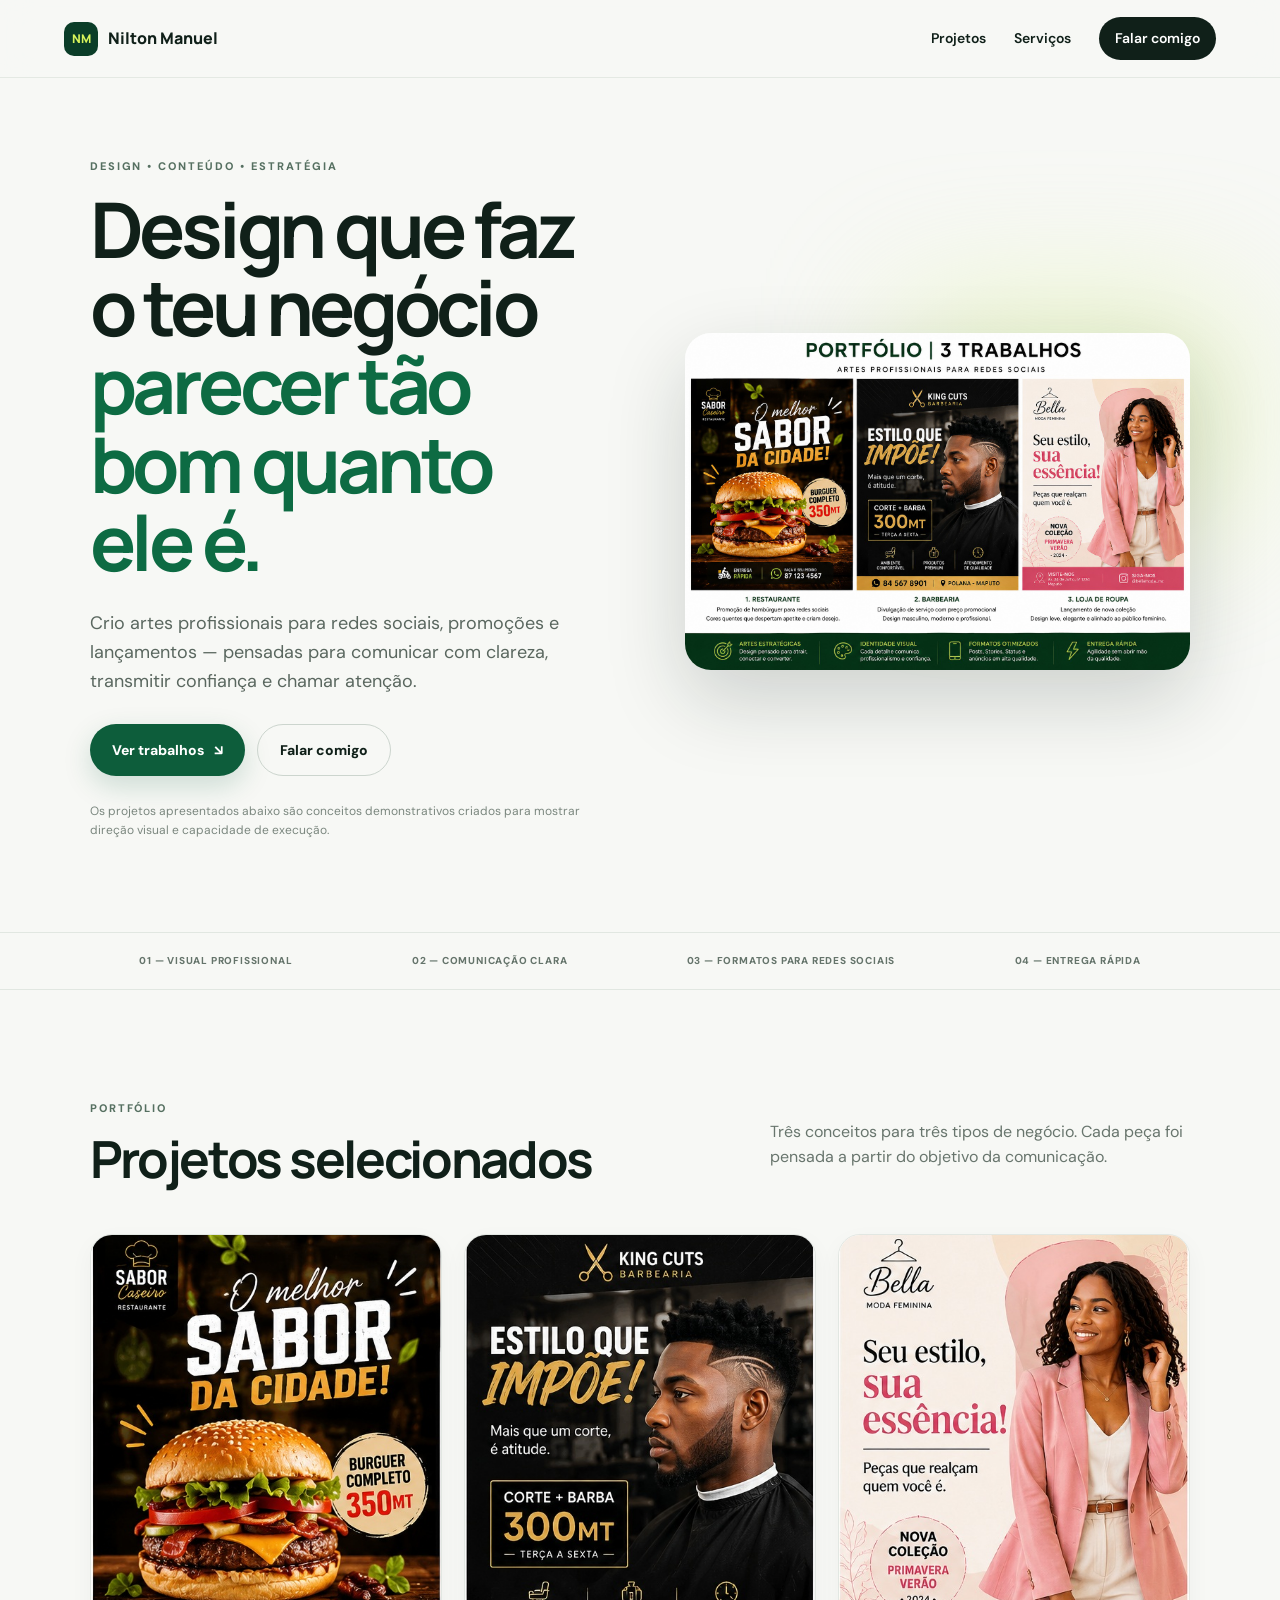
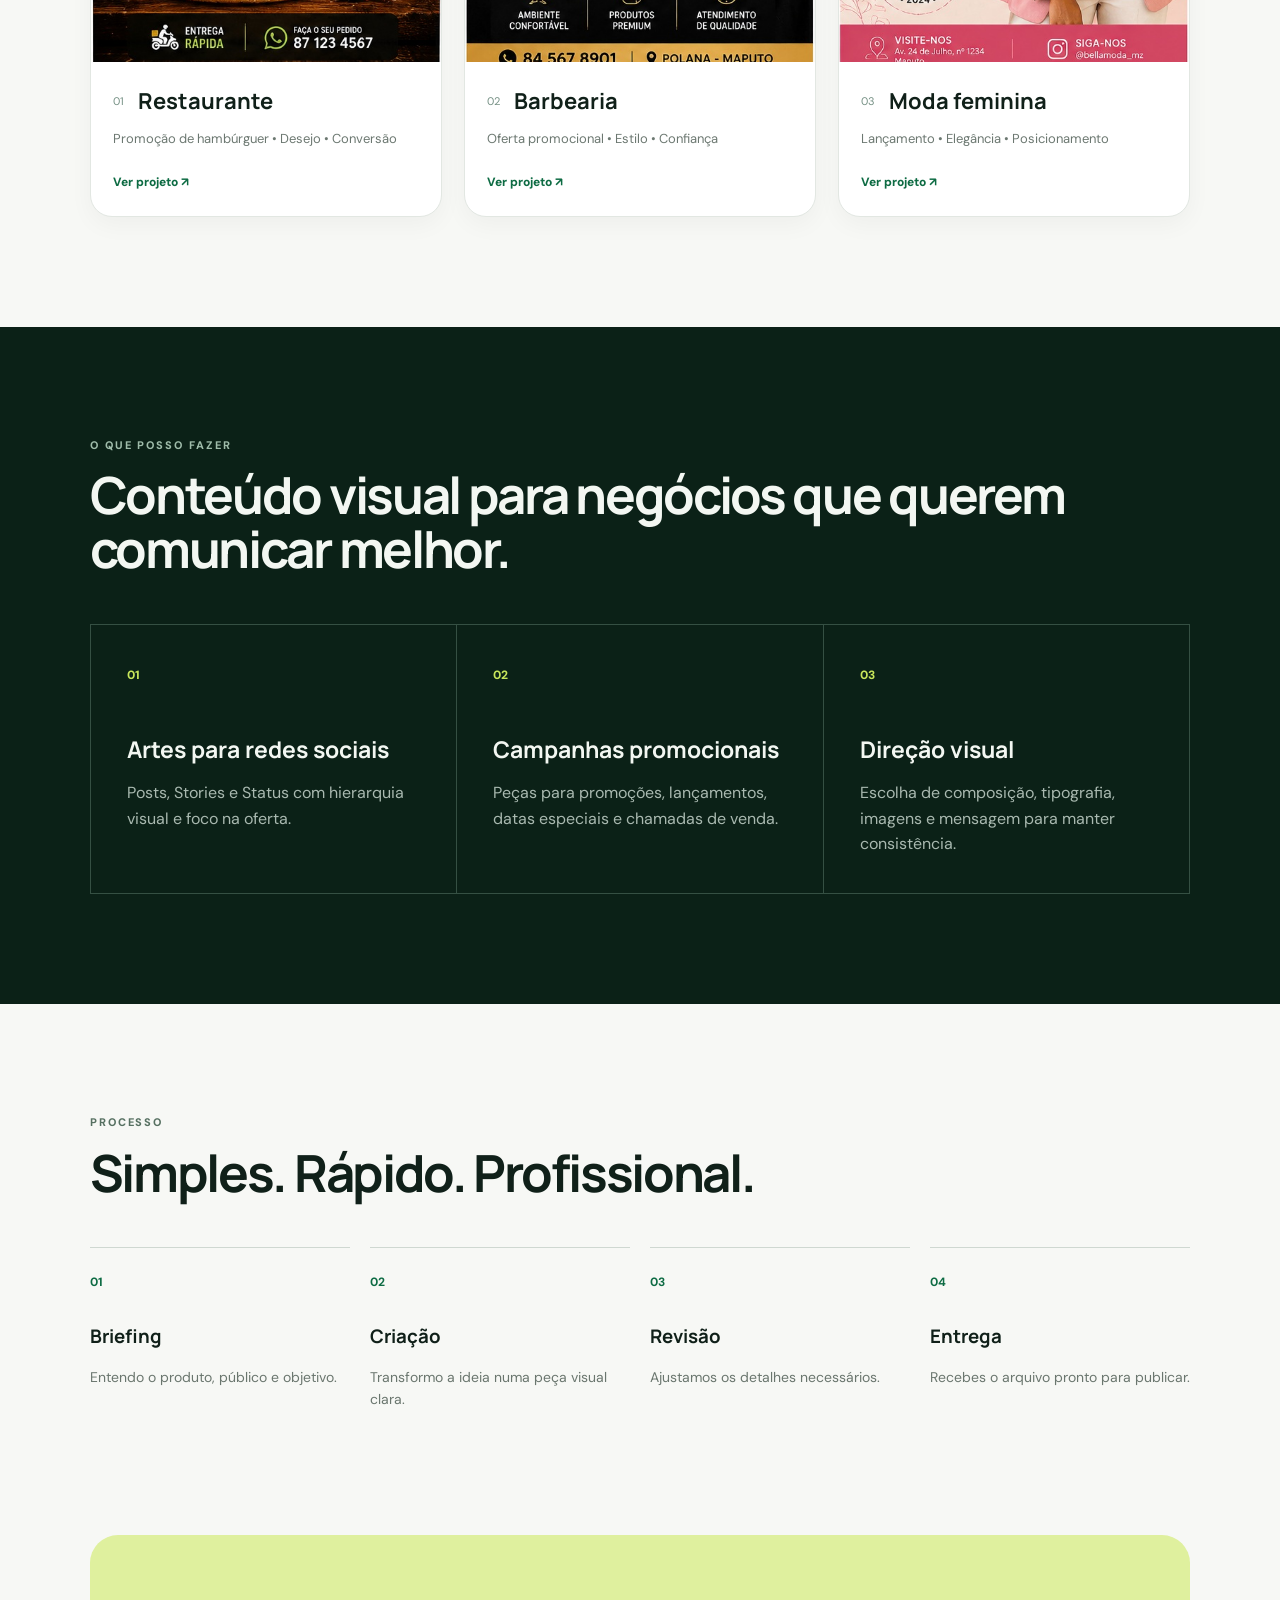
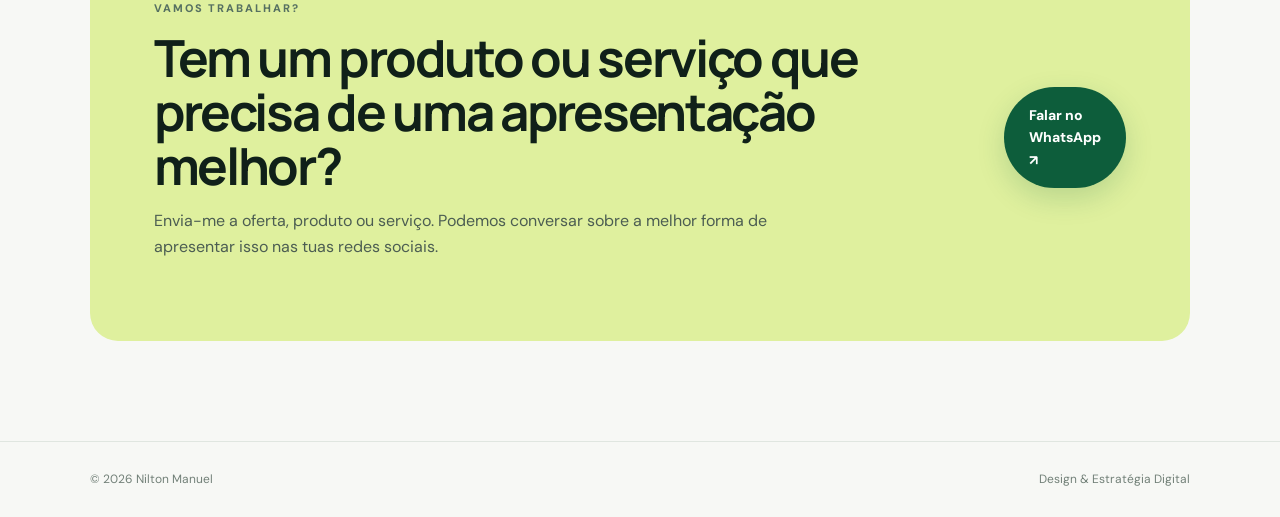
<file: index.html>
<!DOCTYPE html>
<html lang="pt">
<head>
  <meta charset="UTF-8">
  <meta name="viewport" content="width=device-width, initial-scale=1.0">
  <meta name="description" content="Portfólio de Nilton Manuel — design estratégico para redes sociais e pequenos negócios.">
  <meta name="theme-color" content="#071b12">
  <title>Nilton Manuel — Design & Estratégia Digital</title>
  <link rel="preconnect" href="https://fonts.googleapis.com">
  <link rel="preconnect" href="https://fonts.gstatic.com" crossorigin>
  <link href="https://fonts.googleapis.com/css2?family=DM+Sans:wght@400;500;600;700&family=Manrope:wght@500;600;700;800&display=swap" rel="stylesheet">
  <link rel="stylesheet" href="style.css">
</head>
<body>
<header class="site-header">
  <a class="brand" href="index.html"><span>NM</span> Nilton Manuel</a>
  <nav>
    <a href="#projetos">Projetos</a>
    <a href="#servicos">Serviços</a>
    <a class="nav-cta" href="#contacto">Falar comigo</a>
  </nav>
</header>

<main>
  <section class="hero">
    <div class="hero-copy reveal">
      <p class="eyebrow">DESIGN • CONTEÚDO • ESTRATÉGIA</p>
      <h1>Design que faz o teu negócio <em>parecer tão bom quanto ele é.</em></h1>
      <p class="hero-text">Crio artes profissionais para redes sociais, promoções e lançamentos — pensadas para comunicar com clareza, transmitir confiança e chamar atenção.</p>
      <div class="hero-actions">
        <a class="btn btn-primary" href="#projetos">Ver trabalhos <span>↘</span></a>
        <a class="btn btn-ghost" href="#contacto">Falar comigo</a>
      </div>
      <p class="concept-note">Os projetos apresentados abaixo são conceitos demonstrativos criados para mostrar direção visual e capacidade de execução.</p>
    </div>
    <div class="hero-visual reveal">
      <div class="glow"></div>
      <img src="assets/portfolio-overview.jpg" alt="Três conceitos de design: restaurante, barbearia e loja de roupa">
    </div>
  </section>

  <section class="trust-strip">
    <span>01 — Visual profissional</span>
    <span>02 — Comunicação clara</span>
    <span>03 — Formatos para redes sociais</span>
    <span>04 — Entrega rápida</span>
  </section>

  <section id="projetos" class="section">
    <div class="section-heading">
      <div>
        <p class="eyebrow">PORTFÓLIO</p>
        <h2>Projetos selecionados</h2>
      </div>
      <p>Três conceitos para três tipos de negócio. Cada peça foi pensada a partir do objetivo da comunicação.</p>
    </div>

    <div class="project-grid">
      <a class="project-card reveal" href="restaurante.html">
        <div class="project-image"><img src="assets/restaurant.jpg" alt="Conceito de cartaz para restaurante"></div>
        <div class="project-info">
          <div><span class="project-number">01</span><h3>Restaurante</h3></div>
          <p>Promoção de hambúrguer • Desejo • Conversão</p>
          <span class="view">Ver projeto ↗</span>
        </div>
      </a>

      <a class="project-card reveal" href="barbearia.html">
        <div class="project-image"><img src="assets/barbearia.jpg" alt="Conceito de cartaz para barbearia"></div>
        <div class="project-info">
          <div><span class="project-number">02</span><h3>Barbearia</h3></div>
          <p>Oferta promocional • Estilo • Confiança</p>
          <span class="view">Ver projeto ↗</span>
        </div>
      </a>

      <a class="project-card reveal" href="moda.html">
        <div class="project-image"><img src="assets/moda.jpg" alt="Conceito de cartaz para loja de roupa"></div>
        <div class="project-info">
          <div><span class="project-number">03</span><h3>Moda feminina</h3></div>
          <p>Lançamento • Elegância • Posicionamento</p>
          <span class="view">Ver projeto ↗</span>
        </div>
      </a>
    </div>
  </section>

  <section id="servicos" class="section services">
    <div class="section-heading">
      <div>
        <p class="eyebrow">O QUE POSSO FAZER</p>
        <h2>Conteúdo visual para negócios que querem comunicar melhor.</h2>
      </div>
    </div>
    <div class="service-grid">
      <article><span>01</span><h3>Artes para redes sociais</h3><p>Posts, Stories e Status com hierarquia visual e foco na oferta.</p></article>
      <article><span>02</span><h3>Campanhas promocionais</h3><p>Peças para promoções, lançamentos, datas especiais e chamadas de venda.</p></article>
      <article><span>03</span><h3>Direção visual</h3><p>Escolha de composição, tipografia, imagens e mensagem para manter consistência.</p></article>
    </div>
  </section>

  <section class="process section">
    <div class="section-heading">
      <div><p class="eyebrow">PROCESSO</p><h2>Simples. Rápido. Profissional.</h2></div>
    </div>
    <div class="steps">
      <div><strong>01</strong><h3>Briefing</h3><p>Entendo o produto, público e objetivo.</p></div>
      <div><strong>02</strong><h3>Criação</h3><p>Transformo a ideia numa peça visual clara.</p></div>
      <div><strong>03</strong><h3>Revisão</h3><p>Ajustamos os detalhes necessários.</p></div>
      <div><strong>04</strong><h3>Entrega</h3><p>Recebes o arquivo pronto para publicar.</p></div>
    </div>
  </section>

  <section id="contacto" class="contact section">
    <div>
      <p class="eyebrow">VAMOS TRABALHAR?</p>
      <h2>Tem um produto ou serviço que precisa de uma apresentação melhor?</h2>
      <p>Envia-me a oferta, produto ou serviço. Podemos conversar sobre a melhor forma de apresentar isso nas tuas redes sociais.</p>
    </div>
    <a class="btn btn-primary big" href="https://wa.me/258860797397" target="_blank" rel="noopener">Falar no WhatsApp ↗</a>
  </section>
</main>

<footer>
  <span>© <span id="year"></span> Nilton Manuel</span>
  <span>Design & Estratégia Digital</span>
</footer>
<script src="script.js"></script>
</body>
</html>
</file>
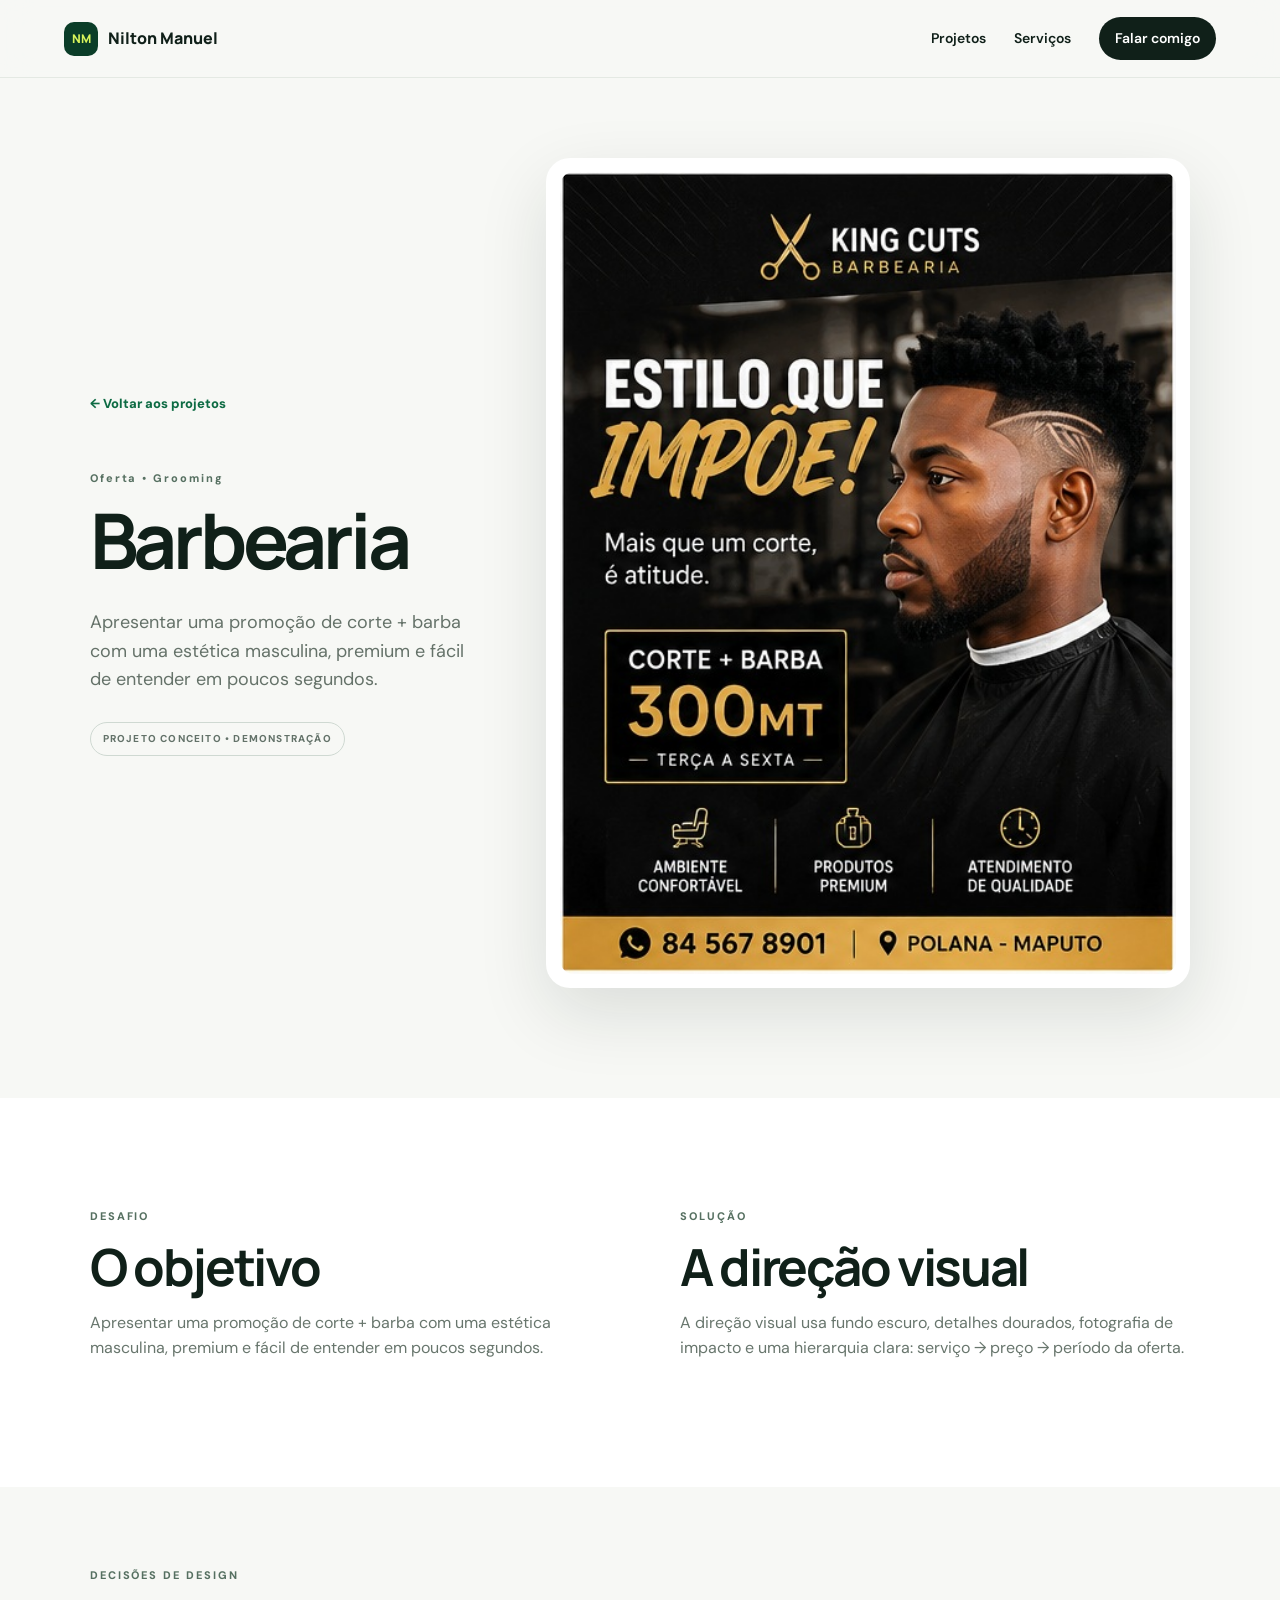
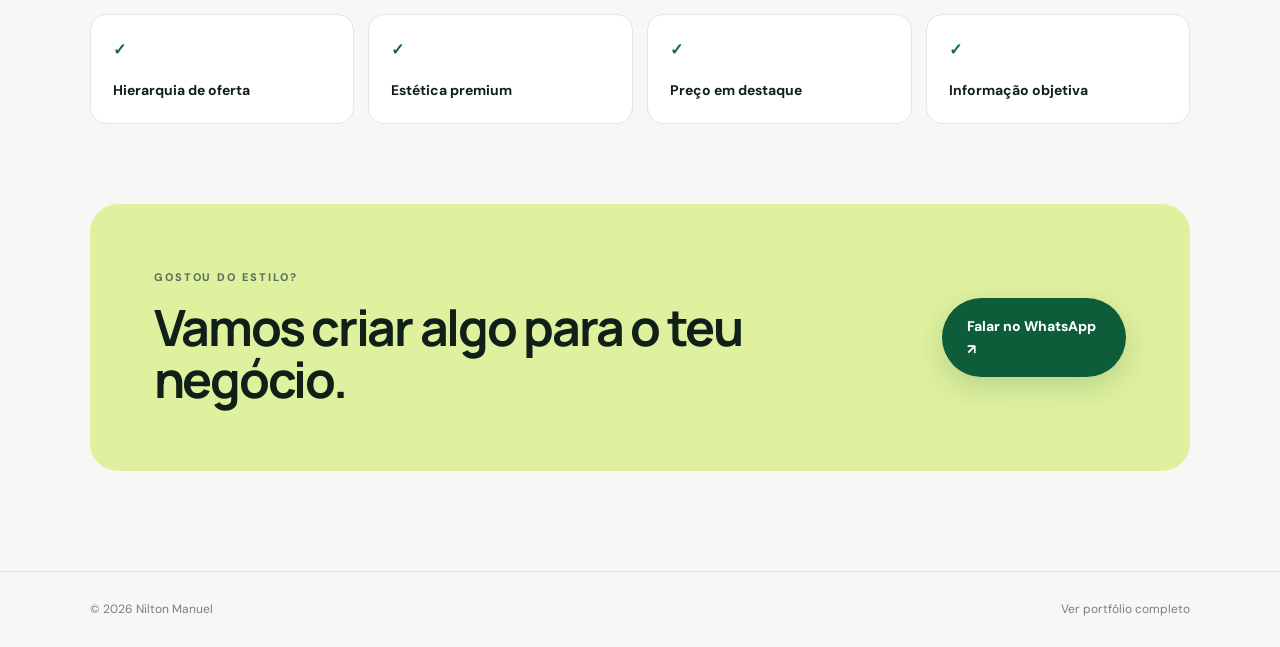
<file: barbearia.html>
<!DOCTYPE html>
<html lang="pt">
<head>
  <meta charset="UTF-8">
  <meta name="viewport" content="width=device-width, initial-scale=1.0">
  <meta name="description" content="Barbearia — projeto conceito de Nilton Manuel.">
  <title>Barbearia — Nilton Manuel</title>
  <link rel="preconnect" href="https://fonts.googleapis.com">
  <link rel="preconnect" href="https://fonts.gstatic.com" crossorigin>
  <link href="https://fonts.googleapis.com/css2?family=DM+Sans:wght@400;500;600;700&family=Manrope:wght@500;600;700;800&display=swap" rel="stylesheet">
  <link rel="stylesheet" href="style.css">
</head>
<body>
<header class="site-header">
  <a class="brand" href="index.html"><span>NM</span> Nilton Manuel</a>
  <nav><a href="index.html#projetos">Projetos</a><a href="index.html#servicos">Serviços</a><a class="nav-cta" href="index.html#contacto">Falar comigo</a></nav>
</header>
<main>
  <section class="project-hero section">
    <div class="project-meta">
      <a class="back" href="index.html#projetos">← Voltar aos projetos</a>
      <p class="eyebrow">Oferta • Grooming</p>
      <h1>Barbearia</h1>
      <p class="large">Apresentar uma promoção de corte + barba com uma estética masculina, premium e fácil de entender em poucos segundos.</p>
      <span class="concept-badge">PROJETO CONCEITO • DEMONSTRAÇÃO</span>
    </div>
    <div class="project-main-image"><img src="assets/barbearia.jpg" alt="Projeto conceito de design para Barbearia"></div>
  </section>
  <section class="case-study section">
    <div><p class="eyebrow">DESAFIO</p><h2>O objetivo</h2><p>Apresentar uma promoção de corte + barba com uma estética masculina, premium e fácil de entender em poucos segundos.</p></div>
    <div><p class="eyebrow">SOLUÇÃO</p><h2>A direção visual</h2><p>A direção visual usa fundo escuro, detalhes dourados, fotografia de impacto e uma hierarquia clara: serviço → preço → período da oferta.</p></div>
  </section>
  <section class="details section">
    <p class="eyebrow">DECISÕES DE DESIGN</p>
    <div class="detail-grid">
      <div><span>✓</span><p>Hierarquia de oferta</p></div><div><span>✓</span><p>Estética premium</p></div><div><span>✓</span><p>Preço em destaque</p></div><div><span>✓</span><p>Informação objetiva</p></div>
    </div>
  </section>
  <section class="contact section compact">
    <div><p class="eyebrow">GOSTOU DO ESTILO?</p><h2>Vamos criar algo para o teu negócio.</h2></div>
    <a class="btn btn-primary big" href="https://wa.me/258860797397" target="_blank" rel="noopener">Falar no WhatsApp ↗</a>
  </section>
</main>
<footer><span>© <span id="year"></span> Nilton Manuel</span><a href="index.html">Ver portfólio completo</a></footer>
<script src="script.js"></script>
</body>
</html>
</file>
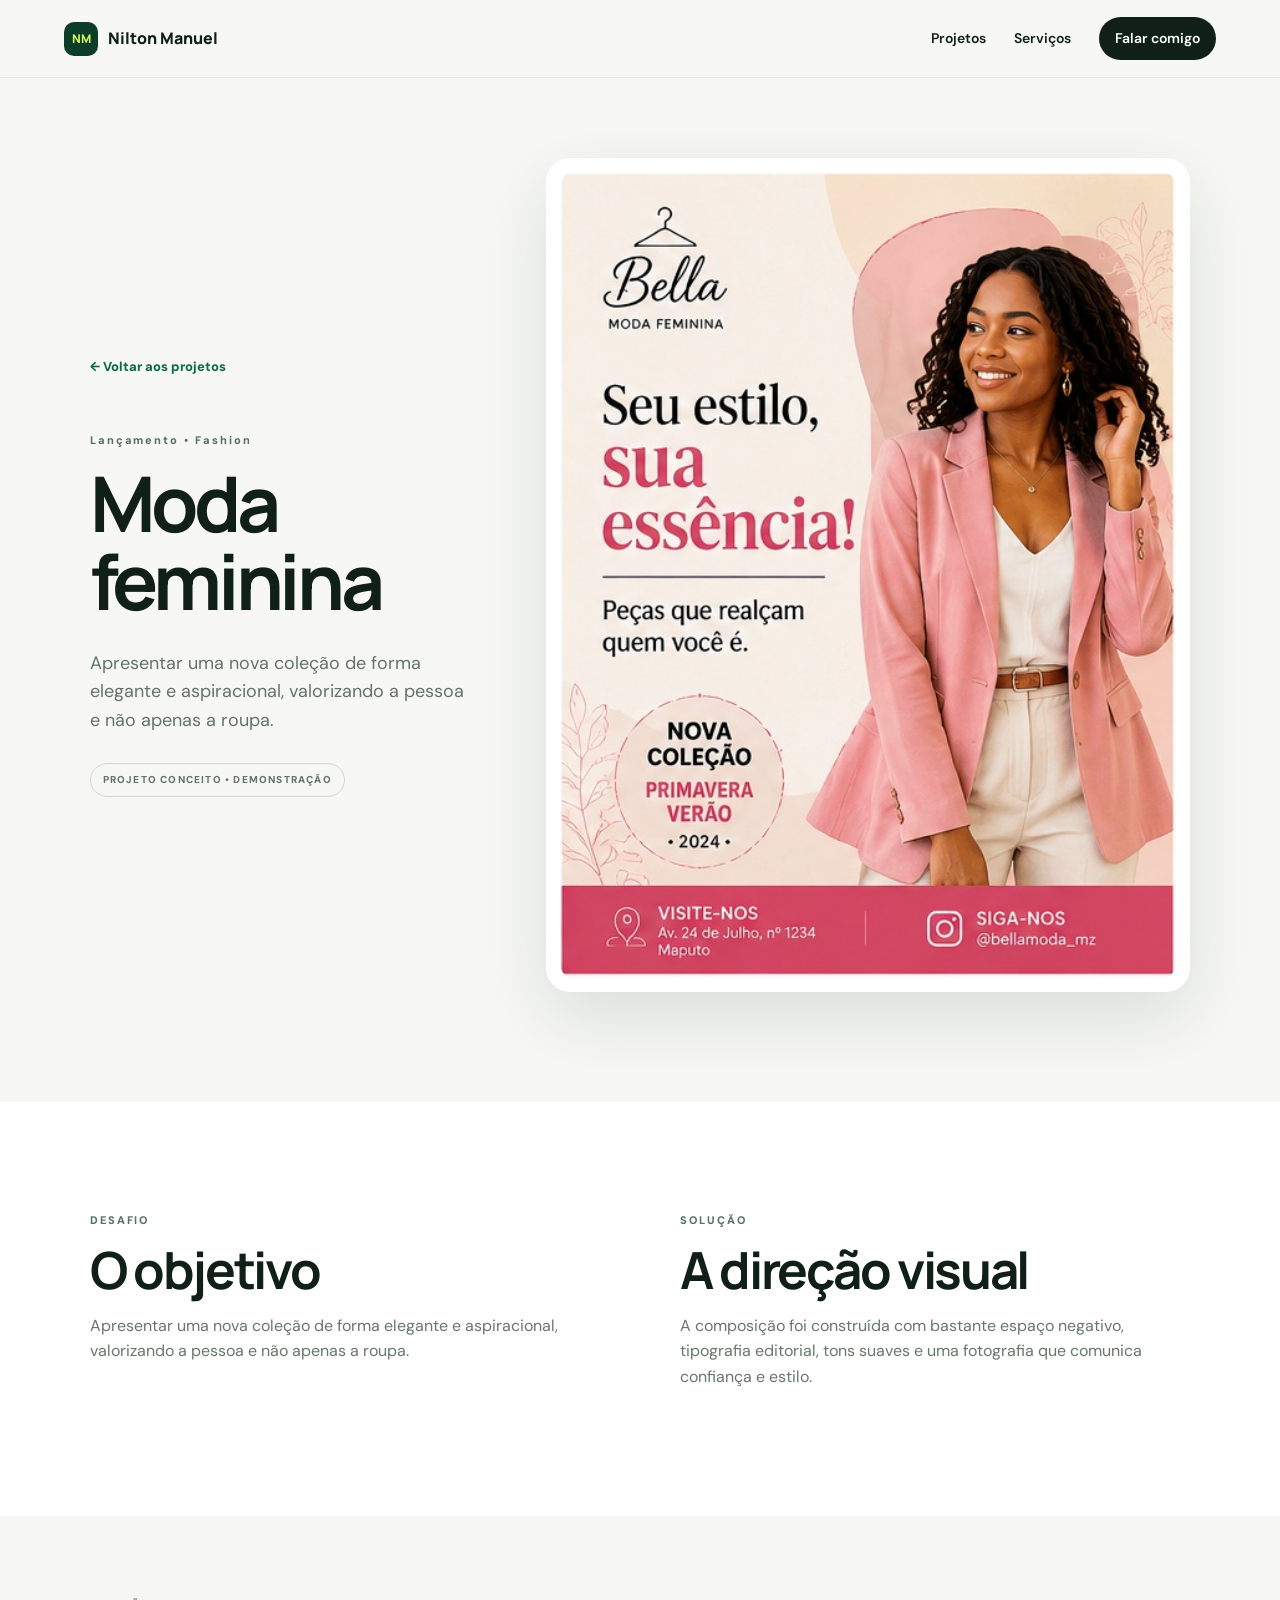
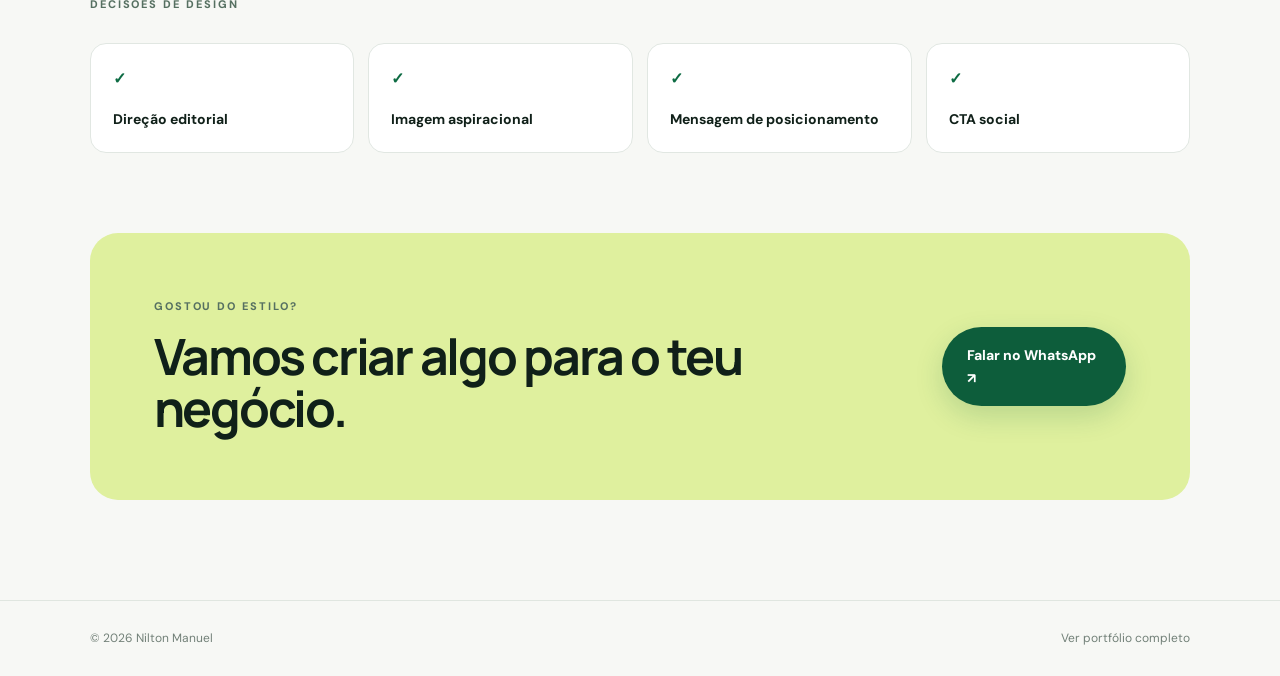
<file: moda.html>
<!DOCTYPE html>
<html lang="pt">
<head>
  <meta charset="UTF-8">
  <meta name="viewport" content="width=device-width, initial-scale=1.0">
  <meta name="description" content="Moda feminina — projeto conceito de Nilton Manuel.">
  <title>Moda feminina — Nilton Manuel</title>
  <link rel="preconnect" href="https://fonts.googleapis.com">
  <link rel="preconnect" href="https://fonts.gstatic.com" crossorigin>
  <link href="https://fonts.googleapis.com/css2?family=DM+Sans:wght@400;500;600;700&family=Manrope:wght@500;600;700;800&display=swap" rel="stylesheet">
  <link rel="stylesheet" href="style.css">
</head>
<body>
<header class="site-header">
  <a class="brand" href="index.html"><span>NM</span> Nilton Manuel</a>
  <nav><a href="index.html#projetos">Projetos</a><a href="index.html#servicos">Serviços</a><a class="nav-cta" href="index.html#contacto">Falar comigo</a></nav>
</header>
<main>
  <section class="project-hero section">
    <div class="project-meta">
      <a class="back" href="index.html#projetos">← Voltar aos projetos</a>
      <p class="eyebrow">Lançamento • Fashion</p>
      <h1>Moda feminina</h1>
      <p class="large">Apresentar uma nova coleção de forma elegante e aspiracional, valorizando a pessoa e não apenas a roupa.</p>
      <span class="concept-badge">PROJETO CONCEITO • DEMONSTRAÇÃO</span>
    </div>
    <div class="project-main-image"><img src="assets/moda.jpg" alt="Projeto conceito de design para Moda feminina"></div>
  </section>
  <section class="case-study section">
    <div><p class="eyebrow">DESAFIO</p><h2>O objetivo</h2><p>Apresentar uma nova coleção de forma elegante e aspiracional, valorizando a pessoa e não apenas a roupa.</p></div>
    <div><p class="eyebrow">SOLUÇÃO</p><h2>A direção visual</h2><p>A composição foi construída com bastante espaço negativo, tipografia editorial, tons suaves e uma fotografia que comunica confiança e estilo.</p></div>
  </section>
  <section class="details section">
    <p class="eyebrow">DECISÕES DE DESIGN</p>
    <div class="detail-grid">
      <div><span>✓</span><p>Direção editorial</p></div><div><span>✓</span><p>Imagem aspiracional</p></div><div><span>✓</span><p>Mensagem de posicionamento</p></div><div><span>✓</span><p>CTA social</p></div>
    </div>
  </section>
  <section class="contact section compact">
    <div><p class="eyebrow">GOSTOU DO ESTILO?</p><h2>Vamos criar algo para o teu negócio.</h2></div>
    <a class="btn btn-primary big" href="https://wa.me/258860797397" target="_blank" rel="noopener">Falar no WhatsApp ↗</a>
  </section>
</main>
<footer><span>© <span id="year"></span> Nilton Manuel</span><a href="index.html">Ver portfólio completo</a></footer>
<script src="script.js"></script>
</body>
</html>
</file>
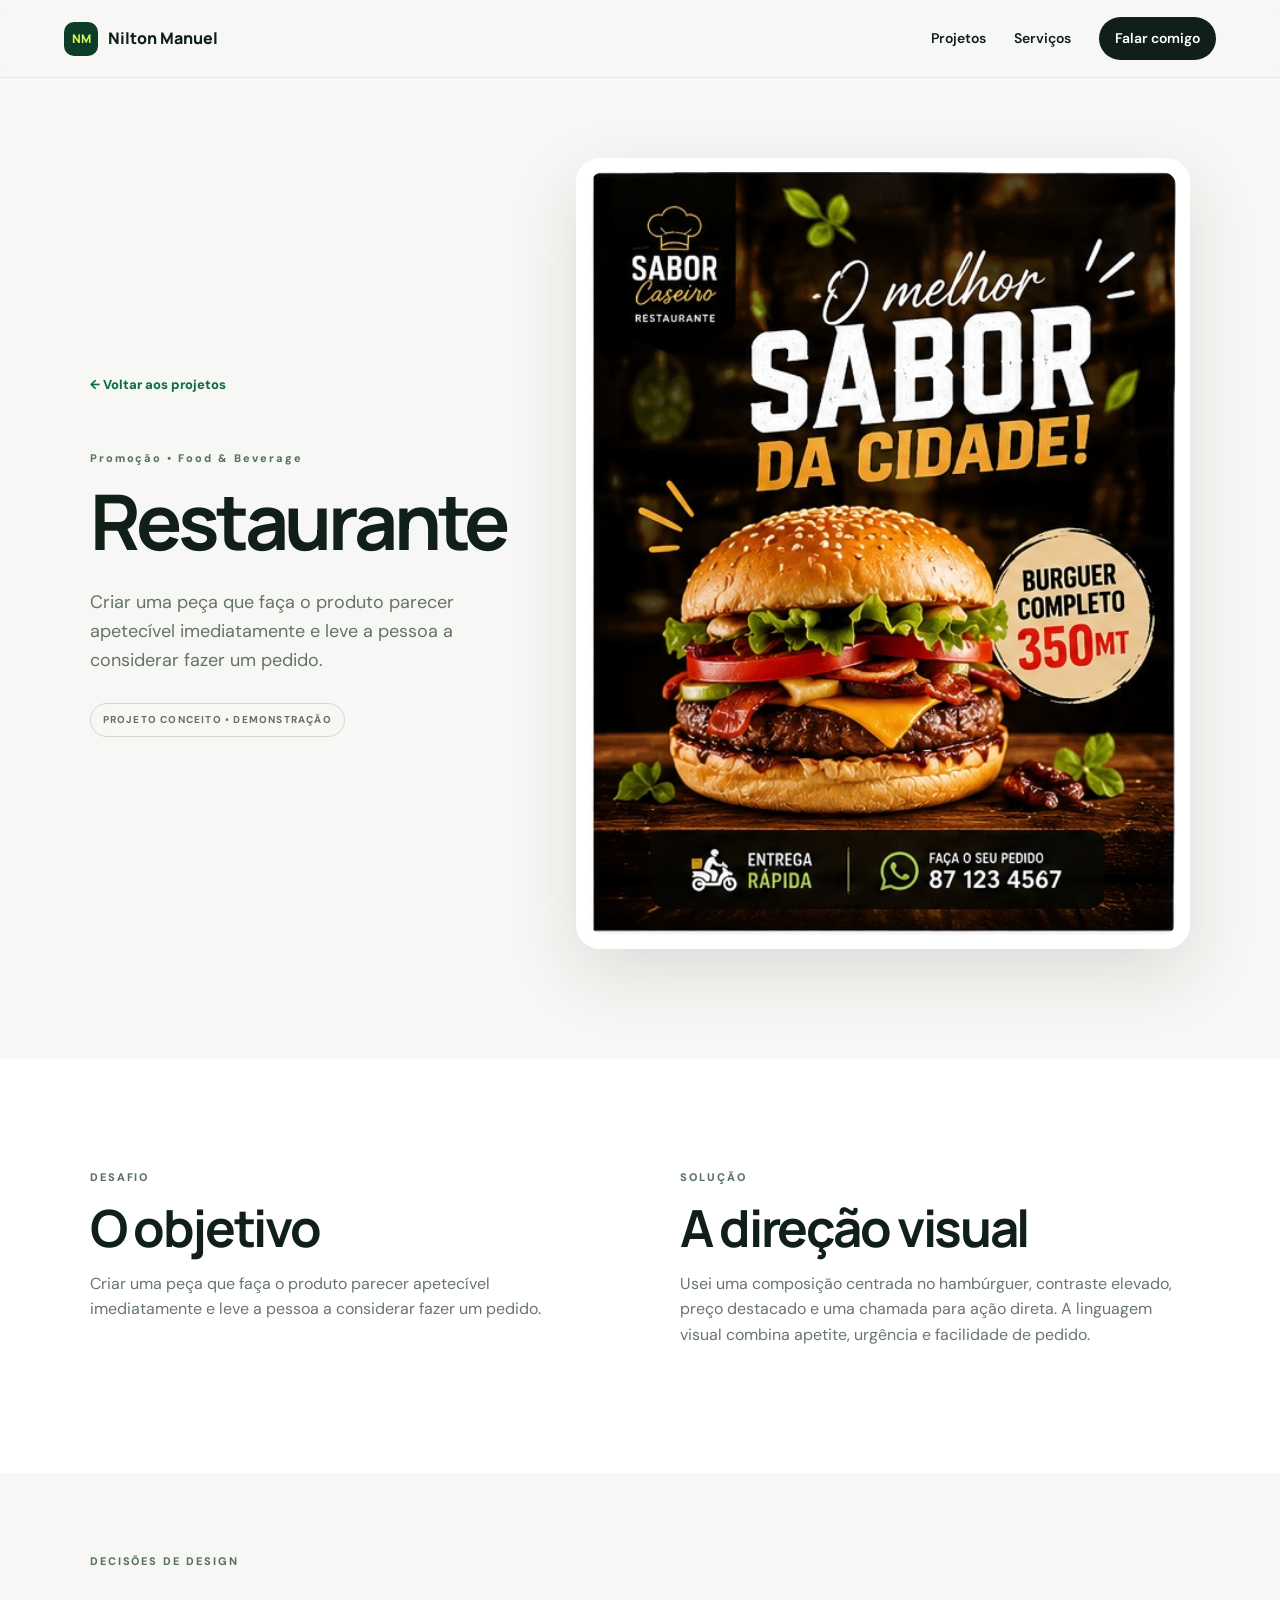
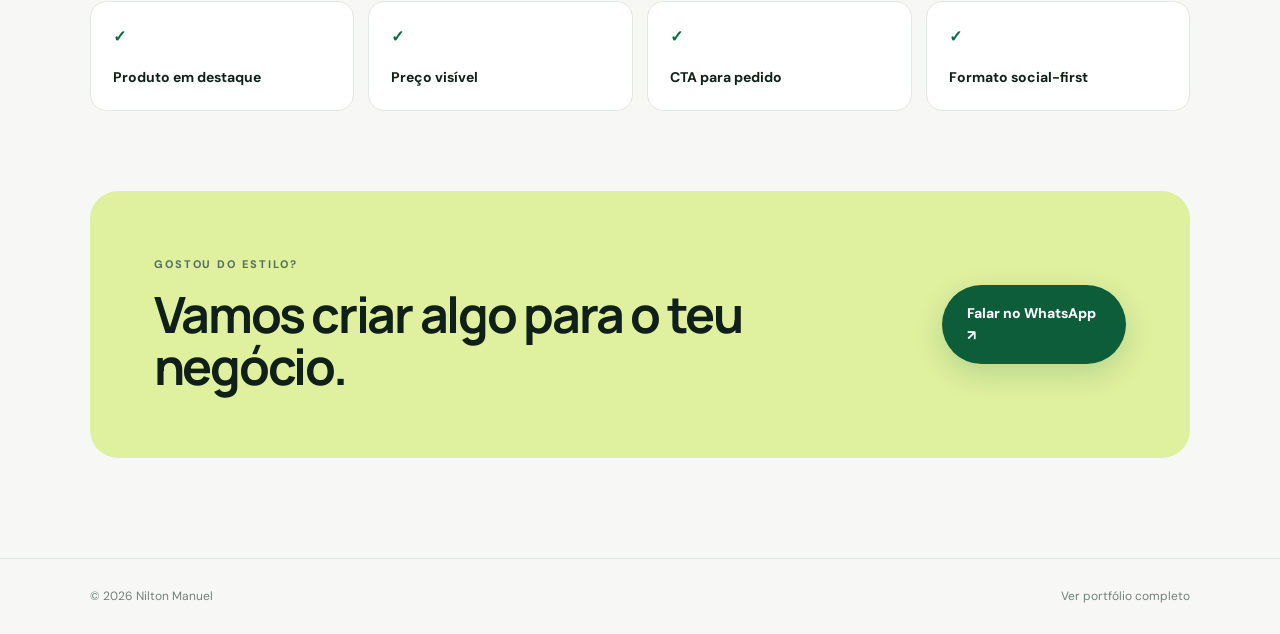
<file: restaurante.html>
<!DOCTYPE html>
<html lang="pt">
<head>
  <meta charset="UTF-8">
  <meta name="viewport" content="width=device-width, initial-scale=1.0">
  <meta name="description" content="Restaurante — projeto conceito de Nilton Manuel.">
  <title>Restaurante — Nilton Manuel</title>
  <link rel="preconnect" href="https://fonts.googleapis.com">
  <link rel="preconnect" href="https://fonts.gstatic.com" crossorigin>
  <link href="https://fonts.googleapis.com/css2?family=DM+Sans:wght@400;500;600;700&family=Manrope:wght@500;600;700;800&display=swap" rel="stylesheet">
  <link rel="stylesheet" href="style.css">
</head>
<body>
<header class="site-header">
  <a class="brand" href="index.html"><span>NM</span> Nilton Manuel</a>
  <nav><a href="index.html#projetos">Projetos</a><a href="index.html#servicos">Serviços</a><a class="nav-cta" href="index.html#contacto">Falar comigo</a></nav>
</header>
<main>
  <section class="project-hero section">
    <div class="project-meta">
      <a class="back" href="index.html#projetos">← Voltar aos projetos</a>
      <p class="eyebrow">Promoção • Food & Beverage</p>
      <h1>Restaurante</h1>
      <p class="large">Criar uma peça que faça o produto parecer apetecível imediatamente e leve a pessoa a considerar fazer um pedido.</p>
      <span class="concept-badge">PROJETO CONCEITO • DEMONSTRAÇÃO</span>
    </div>
    <div class="project-main-image"><img src="assets/restaurant.jpg" alt="Projeto conceito de design para Restaurante"></div>
  </section>
  <section class="case-study section">
    <div><p class="eyebrow">DESAFIO</p><h2>O objetivo</h2><p>Criar uma peça que faça o produto parecer apetecível imediatamente e leve a pessoa a considerar fazer um pedido.</p></div>
    <div><p class="eyebrow">SOLUÇÃO</p><h2>A direção visual</h2><p>Usei uma composição centrada no hambúrguer, contraste elevado, preço destacado e uma chamada para ação direta. A linguagem visual combina apetite, urgência e facilidade de pedido.</p></div>
  </section>
  <section class="details section">
    <p class="eyebrow">DECISÕES DE DESIGN</p>
    <div class="detail-grid">
      <div><span>✓</span><p>Produto em destaque</p></div><div><span>✓</span><p>Preço visível</p></div><div><span>✓</span><p>CTA para pedido</p></div><div><span>✓</span><p>Formato social-first</p></div>
    </div>
  </section>
  <section class="contact section compact">
    <div><p class="eyebrow">GOSTOU DO ESTILO?</p><h2>Vamos criar algo para o teu negócio.</h2></div>
    <a class="btn btn-primary big" href="https://wa.me/258860797397" target="_blank" rel="noopener">Falar no WhatsApp ↗</a>
  </section>
</main>
<footer><span>© <span id="year"></span> Nilton Manuel</span><a href="index.html">Ver portfólio completo</a></footer>
<script src="script.js"></script>
</body>
</html>
</file>
<file: style.css>
*{box-sizing:border-box}html{scroll-behavior:smooth}body{margin:0;background:#f7f8f5;color:#102019;font-family:"DM Sans",sans-serif;line-height:1.6}a{color:inherit;text-decoration:none}.site-header{height:78px;display:flex;align-items:center;justify-content:space-between;padding:0 clamp(20px,5vw,72px);border-bottom:1px solid #e4e9e3;background:rgba(247,248,245,.9);backdrop-filter:blur(16px);position:sticky;top:0;z-index:20}.brand{font-family:Manrope,sans-serif;font-weight:800;display:flex;align-items:center;gap:10px}.brand span{display:grid;place-items:center;width:34px;height:34px;background:#0b3d28;color:#d8f45b;border-radius:10px;font-size:12px}.site-header nav{display:flex;align-items:center;gap:28px;font-size:14px;font-weight:600}.nav-cta{padding:10px 16px;border-radius:999px;background:#102019;color:#fff}.hero{min-height:calc(100vh - 78px);display:grid;grid-template-columns:1fr 1fr;gap:clamp(40px,7vw,110px);align-items:center;padding:80px clamp(20px,7vw,100px)}.eyebrow{font-size:11px;letter-spacing:.18em;font-weight:800;color:#567061;margin:0 0 14px}.hero h1,.project-meta h1{font-family:Manrope,sans-serif;font-size:clamp(46px,6vw,82px);line-height:1.02;letter-spacing:-.055em;margin:0;max-width:850px}.hero h1 em{color:#0d6b43;font-style:normal}.hero-text{font-size:18px;max-width:610px;color:#5a675f;margin:28px 0}.hero-actions{display:flex;gap:12px;flex-wrap:wrap}.btn{display:inline-flex;align-items:center;justify-content:center;gap:10px;padding:14px 22px;border-radius:999px;font-weight:800;font-size:14px;transition:.25s}.btn-primary{background:#0d5d3b;color:white;box-shadow:0 10px 28px rgba(13,93,59,.18)}.btn-primary:hover{transform:translateY(-2px);background:#084b2f}.btn-ghost{border:1px solid #ccd5ce}.btn-ghost:hover{background:#fff}.big{padding:17px 25px}.concept-note{font-size:12px;color:#7b877f;max-width:540px;margin-top:26px}.hero-visual{position:relative}.hero-visual img{position:relative;width:100%;border-radius:26px;box-shadow:0 30px 80px rgba(16,32,25,.18)}.glow{position:absolute;width:65%;height:65%;right:-8%;top:-8%;background:#d9ef9a;filter:blur(70px);opacity:.5}.trust-strip{display:flex;justify-content:space-around;gap:20px;flex-wrap:wrap;padding:20px 7vw;border-top:1px solid #e1e7e1;border-bottom:1px solid #e1e7e1;color:#65746b;text-transform:uppercase;letter-spacing:.08em;font-size:10px;font-weight:800}.section{padding:110px clamp(20px,7vw,100px)}.section-heading{display:flex;justify-content:space-between;gap:40px;align-items:end;margin-bottom:48px}.section-heading h2,.contact h2,.case-study h2{font-family:Manrope,sans-serif;font-size:clamp(34px,4vw,58px);line-height:1.05;letter-spacing:-.045em;margin:0}.section-heading>p{max-width:420px;color:#68756d}.project-grid{display:grid;grid-template-columns:repeat(3,1fr);gap:22px}.project-card{background:#fff;border:1px solid #e2e7e2;border-radius:22px;overflow:hidden;transition:.3s;box-shadow:0 8px 25px rgba(15,30,22,.04)}.project-card:hover{transform:translateY(-7px);box-shadow:0 25px 60px rgba(15,30,22,.12)}.project-image{aspect-ratio:1/1.22;background:#eee;overflow:hidden}.project-image img{width:100%;height:100%;object-fit:cover;transition:.5s}.project-card:hover img{transform:scale(1.025)}.project-info{padding:22px}.project-info>div{display:flex;gap:14px;align-items:center}.project-number{font-size:11px;color:#759084}.project-info h3{font-family:Manrope,sans-serif;font-size:22px;margin:0}.project-info p{color:#6c7871;font-size:13px;margin:10px 0 18px}.view{font-size:12px;font-weight:800;color:#0d6b43}.services{background:#0b2117;color:#f3f7f2}.services .eyebrow{color:#9fbcaa}.services .section-heading>p{color:#a9b9b0}.service-grid{display:grid;grid-template-columns:repeat(3,1fr);gap:1px;background:#355043;border:1px solid #355043}.service-grid article{background:#0b2117;padding:36px}.service-grid span{color:#c8e65b;font-size:12px;font-weight:800}.service-grid h3{font-family:Manrope,sans-serif;font-size:23px;margin:45px 0 12px}.service-grid p{color:#a9b9b0;margin:0}.steps{display:grid;grid-template-columns:repeat(4,1fr);gap:20px}.steps div{border-top:1px solid #cfd8d1;padding-top:20px}.steps strong{font-size:12px;color:#0d6b43}.steps h3{font-family:Manrope,sans-serif;margin:28px 0 5px}.steps p{color:#6a766e;font-size:14px}.contact{margin:0 clamp(20px,7vw,100px) 100px;padding:65px clamp(25px,5vw,70px);background:#dff09e;border-radius:28px;display:flex;align-items:center;justify-content:space-between;gap:40px}.contact p:not(.eyebrow){color:#4c5d52;max-width:650px}.contact.compact{margin-top:0}.contact.compact h2{font-size:clamp(30px,4vw,50px)}footer{padding:28px clamp(20px,7vw,100px);display:flex;justify-content:space-between;border-top:1px solid #e0e6e0;color:#728078;font-size:12px}.project-hero{display:grid;grid-template-columns:.75fr 1.25fr;gap:70px;align-items:center;padding-top:80px}.back{display:inline-block;color:#0d6b43;font-size:13px;font-weight:800;margin-bottom:55px}.project-meta .large{font-size:18px;color:#657269;max-width:580px;margin:28px 0}.concept-badge{display:inline-block;font-size:10px;font-weight:800;letter-spacing:.12em;padding:8px 12px;border:1px solid #cfd9d2;border-radius:999px;color:#637269}.project-main-image{background:#fff;padding:14px;border-radius:24px;box-shadow:0 25px 70px rgba(16,32,25,.12)}.project-main-image img{display:block;width:100%;border-radius:14px}.case-study{display:grid;grid-template-columns:1fr 1fr;gap:80px;background:#fff}.case-study p:not(.eyebrow){color:#68766d;max-width:650px;font-size:16px}.details{padding-top:80px;padding-bottom:80px}.detail-grid{display:grid;grid-template-columns:repeat(4,1fr);gap:14px;margin-top:30px}.detail-grid div{background:#fff;border:1px solid #e1e7e2;border-radius:16px;padding:22px}.detail-grid span{color:#0d6b43;font-weight:800}.detail-grid p{font-weight:700;font-size:14px;margin:16px 0 0}.reveal{opacity:0;transform:translateY(20px);transition:.7s ease}.reveal.visible{opacity:1;transform:none}@media(max-width:900px){.hero,.project-hero{grid-template-columns:1fr}.hero{padding-top:55px}.hero-visual{order:-1}.project-grid,.service-grid{grid-template-columns:1fr 1fr}.steps{grid-template-columns:1fr 1fr}.detail-grid{grid-template-columns:1fr 1fr}.section-heading{display:block}.section-heading>p{margin-top:18px}.project-meta h1{font-size:60px}.contact{align-items:flex-start;flex-direction:column}}@media(max-width:600px){.site-header{height:68px}.site-header nav a:not(.nav-cta){display:none}.hero{min-height:auto;padding-top:45px;padding-bottom:70px}.hero h1{font-size:48px}.hero-text{font-size:16px}.project-grid,.service-grid,.steps,.detail-grid,.case-study{grid-template-columns:1fr}.section{padding-top:75px;padding-bottom:75px}.project-meta h1{font-size:52px}.back{margin-bottom:35px}.project-hero{gap:40px}.contact{margin-bottom:60px}.trust-strip{justify-content:flex-start}.footer{flex-direction:column;gap:8px}footer{gap:10px;flex-direction:column}}
</file>
